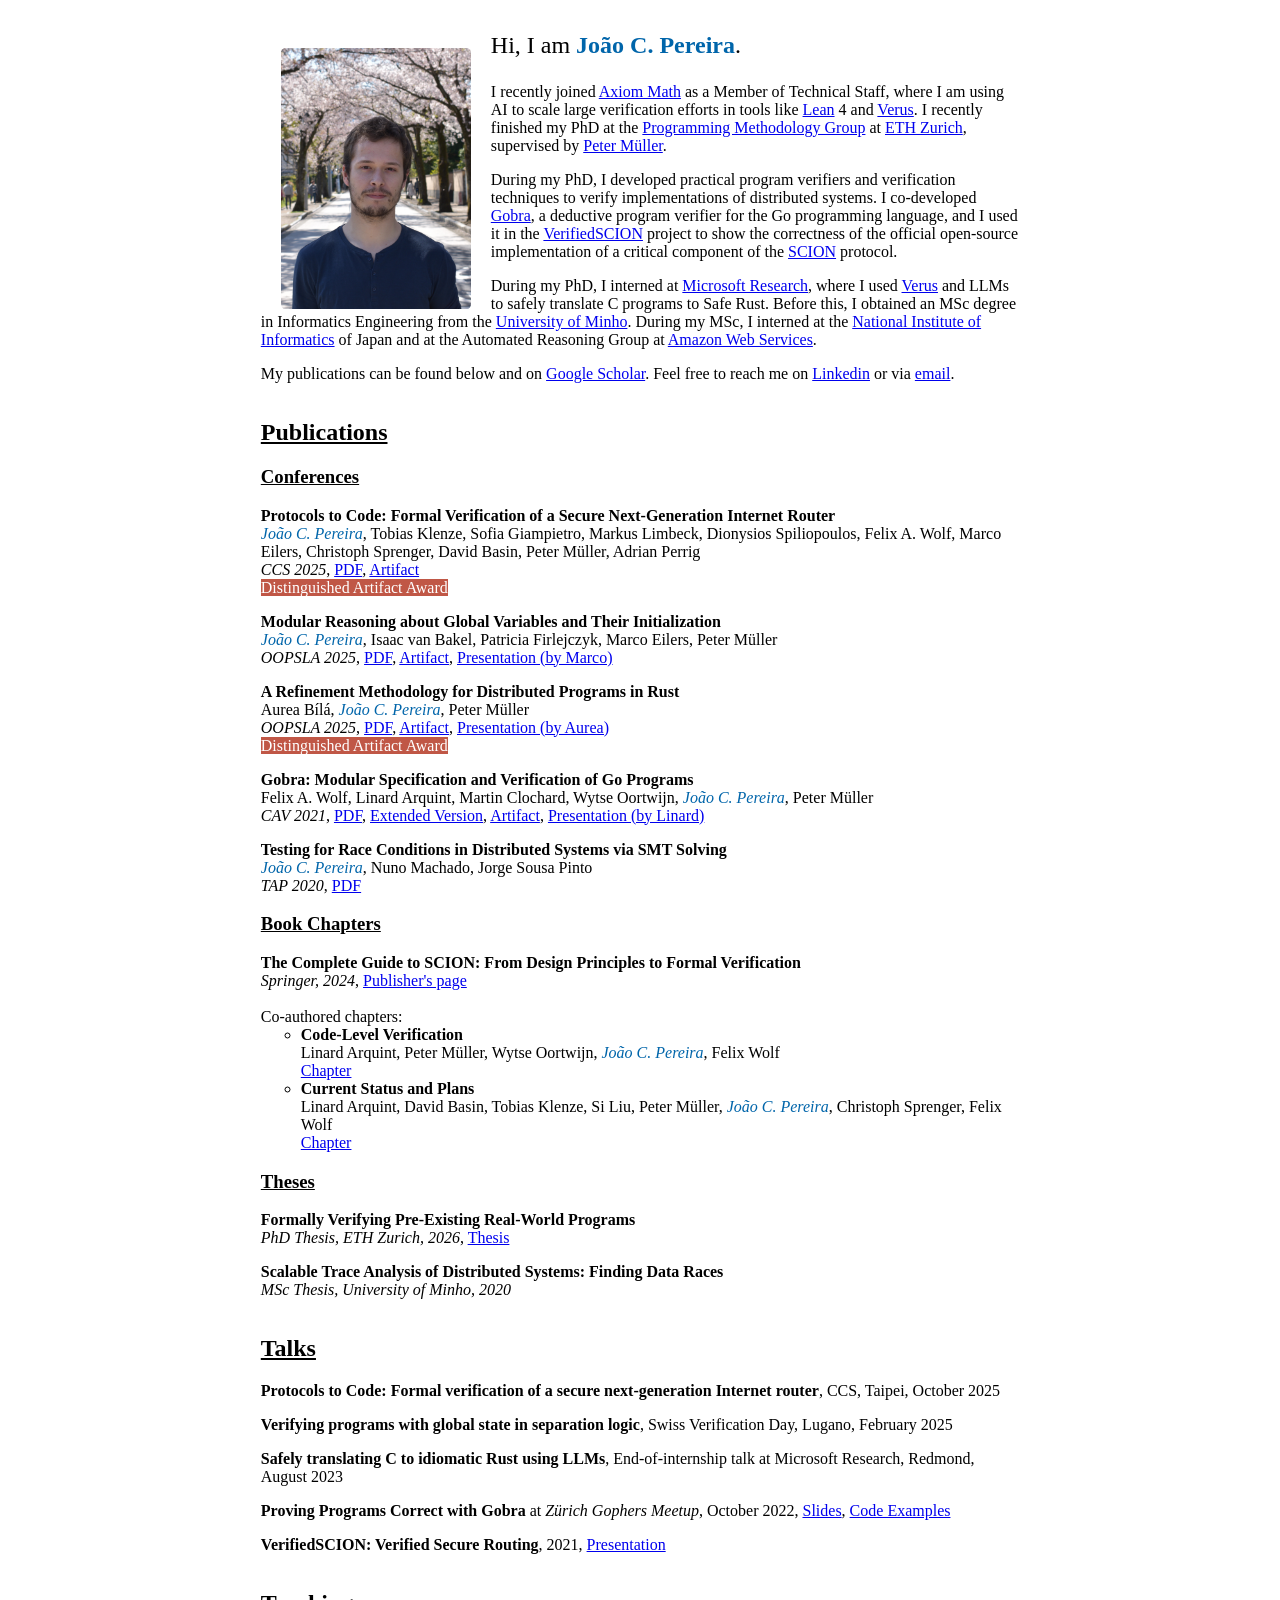
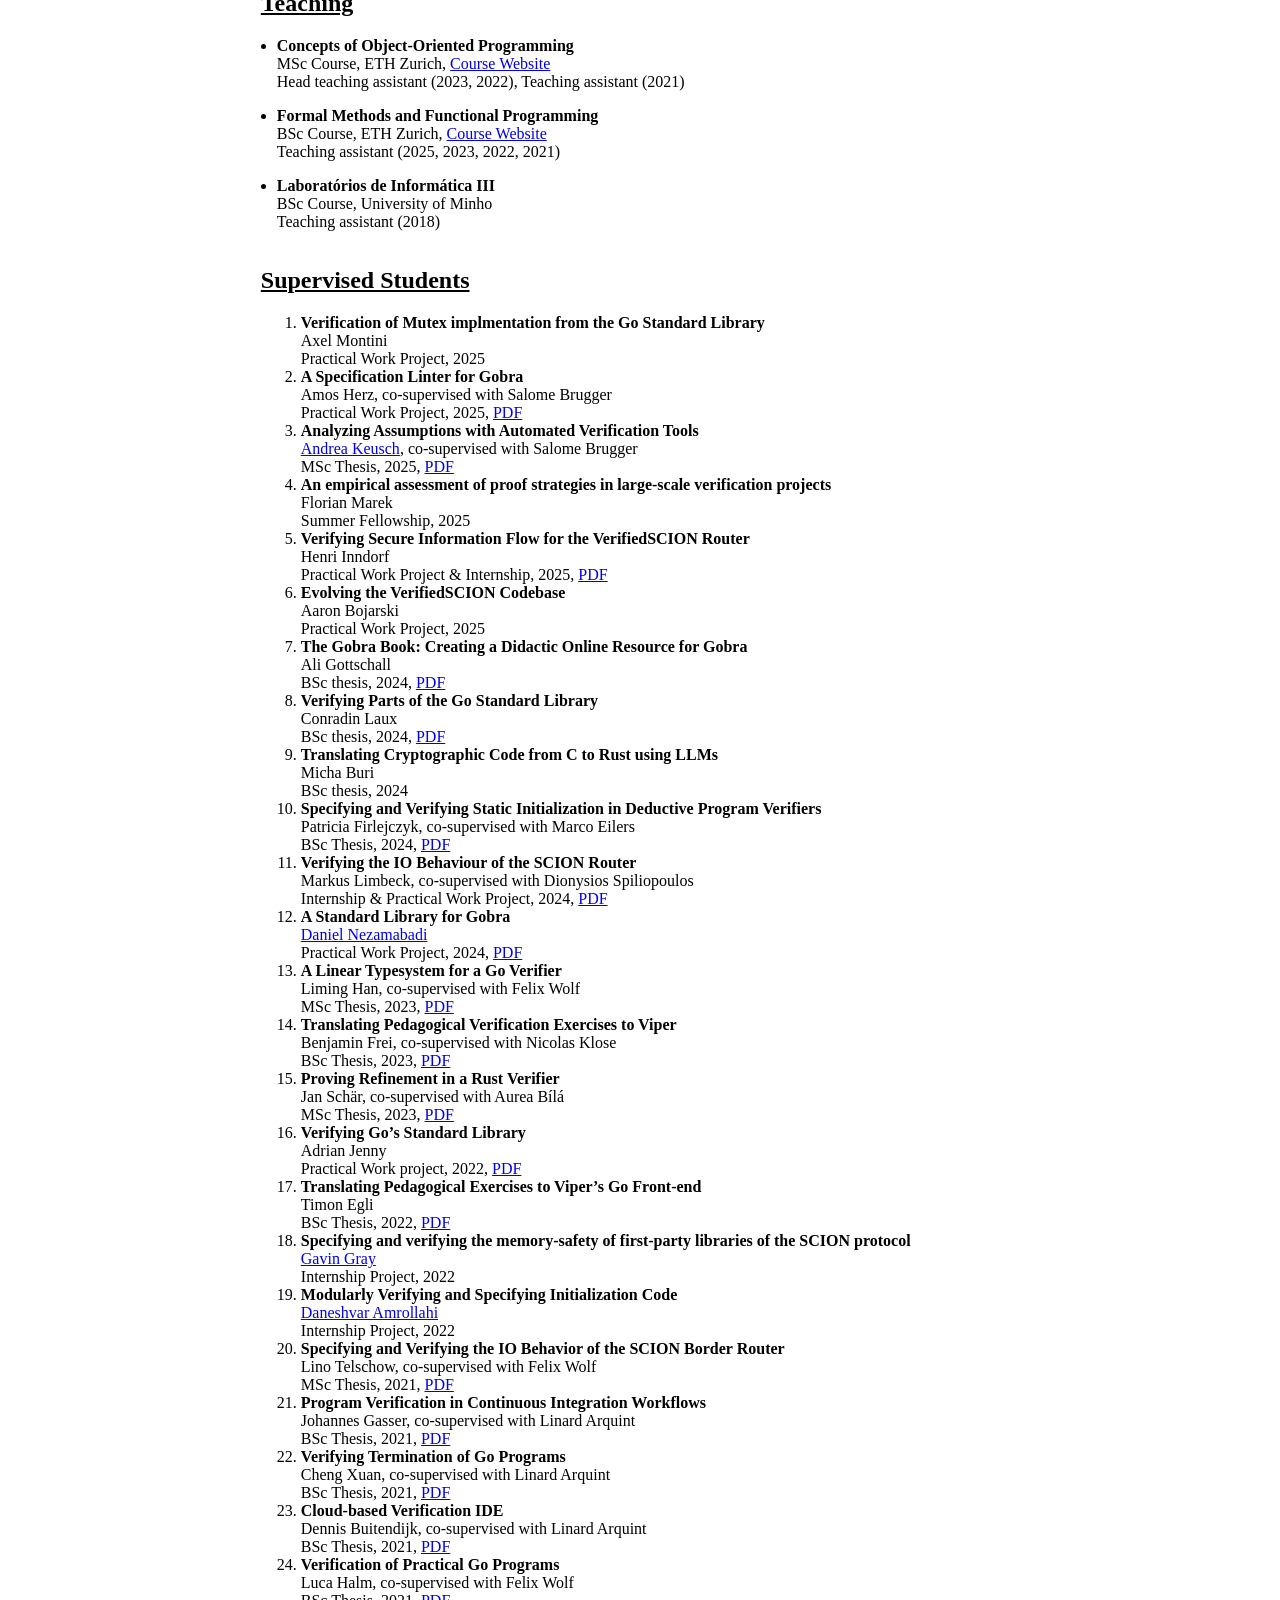
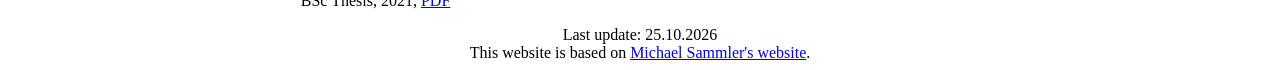
<file: index.html>
<!DOCTYPE html>
<html>
    <head>
        <meta charset="utf-8">
        <title>João C. Pereira</title>
        <link rel="stylesheet" type="text/css" href="index.css">
    </head>
    <body>
    <div>
        <div class="container">
          <div class="header">
            <img src="img/me.jpeg" alt="Me" class="photo" style="border-radius: 2%;">
            <p class="first-line">
              Hi, I am <span class="name">João C. Pereira</span>.
            </p>
            <p>
	    I recently joined <a href="https://axiommath.ai/">Axiom Math</a> as a Member of Technical Staff, where I am using AI to scale large verification efforts in tools like <a href="https://lean-lang.org/">Lean</a> 4 and <a href="https://github.com/verus-lang/verus">Verus</a>.
	    I recently finished my PhD at the
            <a href="https://www.pm.inf.ethz.ch/">Programming Methodology Group</a>
            at <a href="https://ethz.ch/en.html">ETH Zurich</a>,
	    supervised by <a href="https://inf.ethz.ch/people/person-detail.mueller.html">Peter Müller</a>.
            </p>
            <p>
	      During my PhD, I developed practical program verifiers and verification techniques
	      to verify implementations of distributed systems. I co-developed 
	      <a href="https://www.pm.inf.ethz.ch/research/gobra.html">Gobra</a>,
	      a deductive program verifier for the Go programming language, and I used it
	      in the <a href="https://www.pm.inf.ethz.ch/research/verifiedscion.html">VerifiedSCION</a> project to show the correctness of the
	      official open-source implementation of a critical component of the <a href="https://scion-architecture.net/">SCION</a> protocol.
            </p>
            <p>
	    During my PhD, I interned at <a href="https://www.microsoft.com/en-us/research/">Microsoft Research</a>, where I used <a href="https://github.com/verus-lang/verus">Verus</a> and LLMs to safely translate C programs to Safe Rust. Before this, I obtained an MSc degree in Informatics
	    Engineering from the <a href="https://www.uminho.pt/EN">University of Minho</a>.
	    During my MSc, I interned at the <a href="https://www.nii.ac.jp/en/">National Institute of Informatics</a> of Japan
	    and at the Automated Reasoning Group at <a href="https://aws.amazon.com/">Amazon Web Services</a>. 
            </p>
            <p>
              My publications can be found below and
              on <a href="https://scholar.google.com/citations?user=TSmiY1IAAAAJ&hl=en&oi=ao">Google Scholar</a>.
              Feel free to reach me on <a href="https://www.linkedin.com/in/jcp19">Linkedin</a> or via <a href="mailto:joao@axiommath.ai">email</a>.
            </p>
          </div>

          <div class="publications">
            <h2 style="text-decoration: underline">Publications</h2>
            <h3 style="text-decoration: underline">Conferences</h3>
	      <ul>
			    <li>
                  <div class="pub-title">Protocols to Code: Formal Verification of a Secure Next-Generation Internet Router</div>
                  <div class="pub-authors">
			  <span class="pub-me">João C. Pereira</span>, Tobias Klenze, Sofia Giampietro, Markus Limbeck, Dionysios Spiliopoulos, Felix A. Wolf, Marco Eilers, Christoph Sprenger, David Basin, Peter Müller, Adrian Perrig
                  </div>
                  <div>
                    <span class="pub-conf">CCS 2025</span>,
                    <span class="pub-links">
                      <a href="https://pm.inf.ethz.ch/publications/PereiraEA25.pdf">PDF</a>,
					  <a href="https://zenodo.org/records/16891070">Artifact</a>
                    </span>
					<br>
					<span class="pub-award">Distinguished Artifact Award</span>
                  </div>
                </li>
				<li>
                  <div class="pub-title">Modular Reasoning about Global Variables and Their Initialization</div>
                  <div class="pub-authors">
					<span class="pub-me">João C. Pereira</span>, Isaac van Bakel, Patricia Firlejczyk, Marco Eilers, Peter Müller
                  </div>
                  <div>
                    <span class="pub-conf">OOPSLA 2025</span>,
                    <span class="pub-links">
                    	<a href="https://dl.acm.org/doi/pdf/10.1145/3763133">PDF</a>,
						<a href="https://zenodo.org/records/15756716">Artifact</a>,
						<a href="https://www.youtube.com/live/bIaRdFHHnKg?si=4wMYSzvOgDYU6Fg9&t=20804">Presentation (by Marco)</a>
                    </span>
                  </div>
                </li>
                <li>
                  <div class="pub-title">A Refinement Methodology for Distributed Programs in Rust</div>
                  <div class="pub-authors">
			  		Aurea Bílá, <span class="pub-me">João C. Pereira</span>, Peter Müller
                  </div>
                  <div>
                    <span class="pub-conf">OOPSLA 2025</span>,
                    <span class="pub-links">
                      <a href="https://dl.acm.org/doi/pdf/10.1145/3763119">PDF</a>,
                      <a href="https://zenodo.org/records/15753818">Artifact</a>,
					  <a href="https://www.youtube.com/live/wHAGmFT7tls?si=80Z8hoXWbF6aZBJL&t=26296">Presentation (by Aurea)</a>
                    </span>
					<br>
					<span class="pub-award">Distinguished Artifact Award</span>
                  </div>
                </li>
                <li>
                  <div class="pub-title">Gobra: Modular Specification and Verification of Go Programs</div>
                  <div class="pub-authors">
                    Felix A. Wolf, Linard Arquint, Martin Clochard, Wytse Oortwijn, <span class="pub-me">João C. Pereira</span>, Peter Müller
                  </div>
                  <div>
                    <span class="pub-conf">CAV 2021</span>,
                    <span class="pub-links">
                      <a href="https://www.research-collection.ethz.ch/bitstream/handle/20.500.11850/511854/Wolf2021_Chapter_GobraModularSpecificationAndVe.pdf?sequence=3&isAllowed=y">PDF</a>,
                      <a href="https://arxiv.org/abs/2105.13840">Extended Version</a>,
                      <a href="https://zenodo.org/records/4716664">Artifact</a>,
                      <a href="https://ucl-pplv.github.io/CAV21/poster_P_186/">Presentation (by Linard)</a>
                    </span>
                  </div>
                </li>
                <li>
                  <div class="pub-title">Testing for Race Conditions in Distributed Systems via SMT Solving</div>
                  <div class="pub-authors">
                    <span class="pub-me">João C. Pereira</span>, Nuno Machado, Jorge Sousa Pinto
                  </div>
                  <div>
                    <span class="pub-conf">TAP 2020</span>,
                    <span class="pub-links">
                      <a href="https://www.dpss.inesc-id.pt/~nmachado/papers/tap20-jpereira.pdf">PDF</a>
                    </span>
                  </div>
                </li>
	      </ul>
            <h3 style="text-decoration: underline">Book Chapters</h3>
              <ul>
                <li>
                  <div class="pub-title"> The Complete Guide to SCION: From Design Principles to Formal Verification</div>
                  <div>
                    <span class="pub-conf">Springer, 2024</span>,
                    <span class="pub-links">
                      <a href="https://link.springer.com/book/10.1007/978-3-031-05288-0">Publisher's page</a>
                    </span>
                    <span class="pub-links">
			<br>
			<br>
		      Co-authored chapters:
                      <ul>
			      <li>
				      <div class="pub-title">Code-Level Verification </div>
				      <div class="pub-authors">Linard Arquint, Peter Müller, Wytse Oortwijn, <span class="pub-me">João C. Pereira</span>, Felix Wolf</div>
				      <span class="pub-links">
					      <a href="https://link.springer.com/chapter/10.1007/978-3-031-05288-0_23">Chapter</a>
				      </span>
			      </li>
			      <li>
				      <div class="pub-title">Current Status and Plans</div>
				      <div class="pub-authors"> Linard Arquint, David Basin, Tobias Klenze, Si Liu, Peter Müller, <span class="pub-me">João C. Pereira</span>, Christoph Sprenger, Felix Wolf</div>
				      <span class="pub-links">
					      <a href="https://link.springer.com/chapter/10.1007/978-3-031-05288-0_24">Chapter</a>
				      </span>
			      </li>
                      </ul>

                    </span>
                  </div>
                </li>
	      	</ul>
            </ul>
            <h3 style="text-decoration: underline">Theses</h3>
              <ul>
                <li>
                  <div class="pub-title">Formally Verifying Pre-Existing Real-World Programs</div>
                  <div>
                    <span class="pub-conf">PhD Thesis, ETH Zurich, 2026</span>,
                    <span class="pub-links">
                      <a href="https://www.research-collection.ethz.ch/entities/publication/3512f491-8883-435f-a989-78f7fc0c7f4c">Thesis</a>
                    </span>
                  </div>
                </li>
                <li>
                  <div class="pub-title">Scalable Trace Analysis of Distributed Systems: Finding Data Races</div>
                  <div>
                    <span class="pub-conf">MSc Thesis, University of Minho, 2020</span>
                  </div>
                </li>
              </ul>
          </div>
          <div class="talks">
            <h2 style="text-decoration: underline">Talks</h2>
            <ul>
			  <li>
                <div>
                  <span class="talk-title">Protocols to Code: Formal verification of a secure next-generation Internet router</span>,
		  			CCS, Taipei, October 2025
                </div>
              </li>
			  <li>
                <div>
                  <span class="talk-title">Verifying programs with global state in separation logic</span>,
		  			Swiss Verification Day, Lugano, February 2025
                </div>
              </li>
              <li>
                <div>
                  <span class="talk-title">Safely translating C to idiomatic Rust using LLMs</span>,
		  End-of-internship talk at Microsoft Research, Redmond, August 2023
                </div>
              </li>
              <li>
                <div>
                  <span class="talk-title">Proving Programs Correct with Gobra</span>
		  at <span class="talk-conf">Zürich Gophers Meetup</span>, October 2022,
                  <a href="https://github.com/jcp19/zh_gophers_gobra/raw/main/slides.pdf">Slides</a>,
                  <a href="https://github.com/jcp19/zh_gophers_gobra">Code Examples</a>
                </div>
              </li>
              <li>
                <div>
                  <span class="talk-title">VerifiedSCION: Verified Secure Routing</span>, 2021,
                  <a href="https://ethz.ch/content/dam/ethz/special-interest/infk/chair-program-method/pm/documents/Research/scion-presentation.mp4">Presentation</a>
                </div>
              </li>
            </ul>
          </div>
          <div class="teaching">
            <h2 style="text-decoration: underline">Teaching</h2>
		  <ul>
		    <li>
			    <div class="pub-title">Concepts of Object-Oriented Programming</div>
			    <span>MSc Course</span>,
			    <span>ETH Zurich</span>,
			    <span class="pub-links">
				    <a href="https://www.pm.inf.ethz.ch/education/courses/COOP.html">Course Website</a>
			    </span>
			    <div>
				    <span>Head teaching assistant (2023, 2022), Teaching assistant (2021)</span>
			    </div>
		    </li>
		    <li>
			    <div class="pub-title">Formal Methods and Functional Programming</div>
			    <span>BSc Course</span>,
			    <span>ETH Zurich</span>,
			    <span class="pub-links">
				    <a href="https://infsec.ethz.ch/education/ss2023/fmfp.html">Course Website</a>
			    </span>
			    <div>
				    <span>Teaching assistant (2025, 2023, 2022, 2021)</span>
			    </div>
		    </li>
		    <li>
			    <div class="pub-title">Laboratórios de Informática III</div>
			    <span>BSc Course</span>,
			    <span>University of Minho</span>
			    <div>
				    <span>Teaching assistant (2018)</span>
			    </div>
		    </li>
		  </ul>
          </div>
          <div class="students">
            <h2 style="text-decoration: underline">Supervised Students</h2>
	    <ol>
			<!--
			<li>
			    <div class="pub-title"> ??? </div>
			    <div class="pub-authors"> ??? </div>
			    <div>
				    <span>Kind</span>,
					<span>2024</span>,
					<span class="pub-links">
					    <a href="">PDF</a>
				    </span>
			    </div>
		    </li>
			-->
			<li>
			    <div class="pub-title">Verification of Mutex implmentation from
the Go Standard Library</div>
			    <div class="pub-authors">Axel Montini</div>
			    <div>
				    <span>Practical Work Project</span>,
					<span>2025</span>
			    </div>
		    </li>
			<li>
			    <div class="pub-title">A Specification Linter for Gobra</div>
			    <div class="pub-authors">Amos Herz, co-supervised with Salome Brugger</div>
			    <div>
				    <span>Practical Work Project</span>,
					<span>2025</span>,
					<span class="pub-links">
					    <a href="https://ethz.ch/content/dam/ethz/special-interest/infk/chair-program-method/pm/documents/Education/Theses/Amos_Herz_PW_Report.pdf">PDF</a>
				    </span>
			    </div>
		    </li>
			<li>
			    <div class="pub-title">Analyzing Assumptions with Automated Verification
Tools</div>
			    <div class="pub-authors"><a href="https://www.andrea-keusch.ch/">Andrea Keusch</a>, co-supervised with Salome Brugger</div>
			    <div>
				    <span>MSc Thesis</span>,
					<span>2025</span>,
					<span class="pub-links">
					    <a href="https://ethz.ch/content/dam/ethz/special-interest/infk/chair-program-method/pm/documents/Education/Theses/Andrea_Keusch_MS_Report.pdf">PDF</a>
				    </span>
			    </div>
		    </li>
			<li>
			    <div class="pub-title">An empirical assessment of proof strategies in large-scale verification projects</div>
			    <div class="pub-authors">Florian Marek</div>
			    <div>
				    <span>Summer Fellowship</span>,
					<span>2025</span>
			    </div>
		    </li>
			<li>
			    <div class="pub-title">Verifying Secure Information Flow for
the VerifiedSCION Router</div>
			    <div class="pub-authors">Henri Inndorf</div>
			    <div>
				    <span>Practical Work Project & Internship</span>,
					<span>2025</span>,
					<span class="pub-links">
					    <a href="https://ethz.ch/content/dam/ethz/special-interest/infk/chair-program-method/pm/documents/Education/Theses/Henri_Inndorf_BSc_Report.pdf">PDF</a>
				    </span>
			    </div>
		    </li>
			<li>
			    <div class="pub-title">Evolving the VerifiedSCION Codebase</div>
			    <div class="pub-authors">Aaron Bojarski</div>
			    <div>
				    <span>Practical Work Project</span>,
					<span>2025</span>
			    </div>
		    </li>
			<li>
			    <div class="pub-title">The Gobra Book: Creating a Didactic Online Resource
for Gobra</div>
			    <div class="pub-authors">Ali Gottschall</div>
			    <div>
				    <span>BSc thesis</span>,
					<span>2024</span>,
					<span class="pub-links">
					    <a href="https://ethz.ch/content/dam/ethz/special-interest/infk/chair-program-method/pm/documents/Education/Theses/Conradin_Laux_BS_Thesis.pdf">PDF</a>
				    </span>
			    </div>
		    </li>
			<li>
			    <div class="pub-title">Verifying Parts of the Go Standard Library</div>
			    <div class="pub-authors">Conradin Laux</div>
			    <div>
				    <span>BSc thesis</span>,
					<span>2024</span>,
					<span class="pub-links">
					    <a href="https://ethz.ch/content/dam/ethz/special-interest/infk/chair-program-method/pm/documents/Education/Theses/Conradin_Laux_BS_Thesis.pdf">PDF</a>
				    </span>
			    </div>
		    </li>
			<li>
			    <div class="pub-title">Translating Cryptographic Code from C to Rust using
LLMs</div>
			    <div class="pub-authors">Micha Buri</div>
			    <div>
				    <span>BSc thesis</span>,
					<span>2024</span>
			    </div>
		    </li>
			<li>
			    <div class="pub-title">Specifying and Verifying Static Initialization in Deductive Program Verifiers</div>
			    <div class="pub-authors">Patricia Firlejczyk, co-supervised with Marco Eilers</div>
			    <div>
				    <span>BSc Thesis</span>,
					<span>2024</span>,
					<a href="https://ethz.ch/content/dam/ethz/special-interest/infk/chair-program-method/pm/documents/Education/Theses/Patricia_Firlejczyk_BS_Report.pdf">PDF</a>
			    </div>
		    </li>
			<li>
			    <div class="pub-title">Verifying the IO Behaviour of the SCION Router</div>
			    <div class="pub-authors">Markus Limbeck, co-supervised with Dionysios Spiliopoulos</div>
			    <div>
				    <span>Internship & Practical Work Project</span>,
					<span>2024</span>,
					<span class="pub-links">
					    <a href="https://ethz.ch/content/dam/ethz/special-interest/infk/chair-program-method/pm/documents/Education/Theses/Markus_Limbeck_PW_Project_Report.pdf">PDF</a>
				    </span>
			    </div>
		    </li>
			<li>
			    <div class="pub-title">A Standard Library for Gobra</div>
			    <div class="pub-authors"><a href="https://nezam.net/">Daniel Nezamabadi</a></div>
			    <div>
				    <span>Practical Work Project</span>,
					<span>2024</span>,
					<span class="pub-links">
					    <a href="https://ethz.ch/content/dam/ethz/special-interest/infk/chair-program-method/pm/documents/Education/Theses/Daniel_Nezamabadi_PW_Report.pdf">PDF</a>
				    </span>
			    </div>
		    </li>
		    <li>
			    <div class="pub-title">A Linear Typesystem for a Go Verifier</div>
			    <div class="pub-authors">Liming Han, co-supervised with Felix Wolf</div>
			    <div>
				    <span>MSc Thesis</span>,
				    <span>2023</span>,
				    <span class="pub-links">
					    <a href="https://ethz.ch/content/dam/ethz/special-interest/infk/chair-program-method/pm/documents/Education/Theses/Liming_Han_MA_Report.pdf">PDF</a>
				    </span>
			    </div>
		    </li>
		    <li>
			    <div class="pub-title">Translating Pedagogical Verification Exercises to Viper</div>
			    <div class="pub-authors">Benjamin Frei, co-supervised with Nicolas Klose</div>
			    <div>
				    <span>BSc Thesis</span>,
				    <span>2023</span>,
				    <span class="pub-links">
					    <a href="https://ethz.ch/content/dam/ethz/special-interest/infk/chair-program-method/pm/documents/Education/Theses/Benjamin_Frei_BA_Report.pdf">PDF</a>
				    </span>
			    </div>
		    </li>
		    <li>
			    <div class="pub-title">Proving Refinement in a Rust Verifier</div>
			    <div class="pub-authors">Jan Schär, co-supervised with Aurea Bílá</div>
			    <div>
				    <span>MSc Thesis</span>,
				    <span>2023</span>,
				    <span class="pub-links">
					    <a href="https://ethz.ch/content/dam/ethz/special-interest/infk/chair-program-method/pm/documents/Education/Theses/Jan_Schaer_MS_Thesis.pdf">PDF</a>
				    </span>
			    </div>
		    </li>
		    <li>
			    <div class="pub-title">Verifying Go’s Standard Library</div>
			    <div class="pub-authors">Adrian Jenny</div>
			    <div>
				    <span>Practical Work project</span>,
				    <span>2022</span>,
				    <span class="pub-links">
					    <a href="https://ethz.ch/content/dam/ethz/special-interest/infk/chair-program-method/pm/documents/Education/Theses/Adrian_Jenny_PW_Report.pdf">PDF</a>
				    </span>
			    </div>
		    </li>
		    <li>
			    <div class="pub-title">Translating Pedagogical Exercises to Viper’s Go Front-end</div>
			    <div class="pub-authors">Timon Egli</div>
			    <div>
				    <span>BSc Thesis</span>,
				    <span>2022</span>,
				    <span class="pub-links">
					    <a href="https://ethz.ch/content/dam/ethz/special-interest/infk/chair-program-method/pm/documents/Education/Theses/Timon_Egli_BA_report.pdf">PDF</a>
				    </span>
			    </div>
		    </li>
		    <li>
			    <div class="pub-title">Specifying and verifying the memory-safety of first-party libraries of the SCION protocol</div>
			    <div class="pub-authors"><a href="https://gavinleroy.com/">Gavin Gray</a></div>
			    <div>
				    <span>Internship Project</span>,
				    <span>2022</span>
			    </div>
		    </li>
		    <li>
			    <div class="pub-title">Modularly Verifying and Specifying Initialization Code</div>
			    <div class="pub-authors"><a href="https://cs.stanford.edu/~daneshva/">Daneshvar Amrollahi</a></div>
			    <div>
				    <span>Internship Project</span>,
				    <span>2022</span>
			    </div>
		    </li>
		    <li>
			    <div class="pub-title">Specifying and Verifying the IO Behavior of the SCION Border Router</div>
			    <div class="pub-authors">Lino Telschow, co-supervised with Felix Wolf</div>
			    <div>
				    <span>MSc Thesis</span>,
				    <span>2021</span>,
				    <span class="pub-links">
					    <a href="https://ethz.ch/content/dam/ethz/special-interest/infk/chair-program-method/pm/documents/Education/Theses/Lino_Telschow_MA_Report.pdf">PDF</a>
				    </span>
			    </div>
		    </li>
		    <li>
			    <div class="pub-title">Program Verification in Continuous Integration Workflows</div>
			    <div class="pub-authors">Johannes Gasser, co-supervised with Linard Arquint</div>
			    <div>
				    <span>BSc Thesis</span>,
				    <span>2021</span>,
				    <span class="pub-links">
					    <a href="https://ethz.ch/content/dam/ethz/special-interest/infk/chair-program-method/pm/documents/Education/Theses/Johannes_Gasser_BA_Report.pdf">PDF</a>
				    </span>
			    </div>
		    </li>
		    <li>
			    <div class="pub-title">Verifying Termination of Go Programs</div>
			    <div class="pub-authors">Cheng Xuan, co-supervised with Linard Arquint</div>
			    <div>
				    <span>BSc Thesis</span>,
				    <span>2021</span>,
				    <span class="pub-links">
					    <a href="https://ethz.ch/content/dam/ethz/special-interest/infk/chair-program-method/pm/documents/Education/Theses/Cheng_Xuan_BA_Report.pdf">PDF</a>
				    </span>
			    </div>
		    </li>
		    <li>
			    <div class="pub-title">Cloud-based Verification IDE</div>
			    <div class="pub-authors">Dennis Buitendijk, co-supervised with Linard Arquint</div>
			    <div>
				    <span>BSc Thesis</span>,
				    <span>2021</span>,
				    <span class="pub-links">
					    <a href="https://ethz.ch/content/dam/ethz/special-interest/infk/chair-program-method/pm/documents/Education/Theses/Dennis_Buitendijk_BA_Report.pdf">PDF</a>
				    </span>
			    </div>
		    </li>
		    <li>
			    <div class="pub-title">Verification of Practical Go Programs</div>
			    <div class="pub-authors">Luca Halm, co-supervised with Felix Wolf</div>
			    <div>
				    <span>BSc Thesis</span>,
				    <span>2021</span>,
				    <span class="pub-links">
					<a href="https://ethz.ch/content/dam/ethz/special-interest/infk/chair-program-method/pm/documents/Education/Theses/Luca_Halm_BA_Report.pdf">PDF</a>
				    </span>
			    </div>
		    </li>

	    </ol>
          </div>
          <div class="blog"><!-- #### Maybe somewhen a blog will appear somewhere here... -->
<!-- ## Work in progress... -->
<!--  -->
</div>
          <div class="footer">
		  Last update: 25.10.2026 <br>
		  This website is based on <a href="https://people.mpi-sws.org/~msammler/">Michael Sammler's website</a>.
          </div>
        </div>
    </div>
  </body>
</html>
</file>
<file: index.css>
/* Coolors Exported Palette - coolors.co/0065aa-c05746-adc698-040404-d7d9ce */
/* RGB */
body {
  font-family: Serif;
}

.container {
  display: grid;
  grid-template-columns: 20% auto 20%;
  grid-template-areas: ". header ." ". call ." ". publications ." ". talks ." ". teaching ." ". students ." ". blog ." ". footer .";
}

.header {
  grid-area: header;
}

.title {
  grid-area: title;
  text-align: center;
}

.name {
  font-weight: bold;
  color: rgb(0, 101, 170);
}

.first-line {
  font-size: 1.5em;
}

.photo {
  float: left;
  margin-top: 40px;
  margin-botton: 20px;
  width: 190px;
  margin-left: 20px;
  margin-right: 20px;
}

.call {
  grid-area: call;
}

.publications {
  grid-area: publications;
}

.publications > ul {
  list-style-type: none;
  padding-left: 0;
}

.publications > ul > li:not(:last-child) {
  margin-bottom: 1em;
}

.thesis {
  grid-area: thesis;
}

.thesis > ul {
  list-style-type: none;
  padding-left: 0;
}

.thesis > ul > li:not(:last-child) {
  margin-bottom: 1em;
}

.talks {
  grid-area: talks;
}

.talks > ul {
  list-style-type: none;
  padding-left: 0;
}

.talks > ul > li:not(:last-child) {
  margin-bottom: 1em;
}

.students {
  grid-area: students;
}

.students > ul {
  list-style-type: disc;
  padding-left: 1em;
}

.students > ul > li:not(:last-child) {
  margin-bottom: 1em;
}

.teaching {
  grid-area: teaching;
}

.teaching > ul {
  list-style-type: disc;
  padding-left: 1em;
}

.teaching > ul > li:not(:last-child) {
  margin-bottom: 1em;
}

.awards {
  grid-area: awards;
}

.awards > ul {
  list-style-type: disc;
  padding-left: 1em;
}

.awards > ul > li:not(:last-child) {
  margin-bottom: 1em;
}

.pub-title {
  font-weight: bold;
}

.pub-conf {
  font-style: italic;
}

.pub-me {
  font-style: italic;
  color: rgb(0, 101, 170);
}

.pub-award {
  background-color: rgb(192, 87, 70);
  color: white;
}

.thesis-title {
  font-weight: bold;
}

.thesis-type {
  font-style: italic;
}

.talk-title {
  font-weight: bold;
}

.talk-conf {
  font-style: italic;
}

.blog {
  grid-area: blog;
}

.footer {
  grid-area: footer;
  text-align: center;
}
</file>
